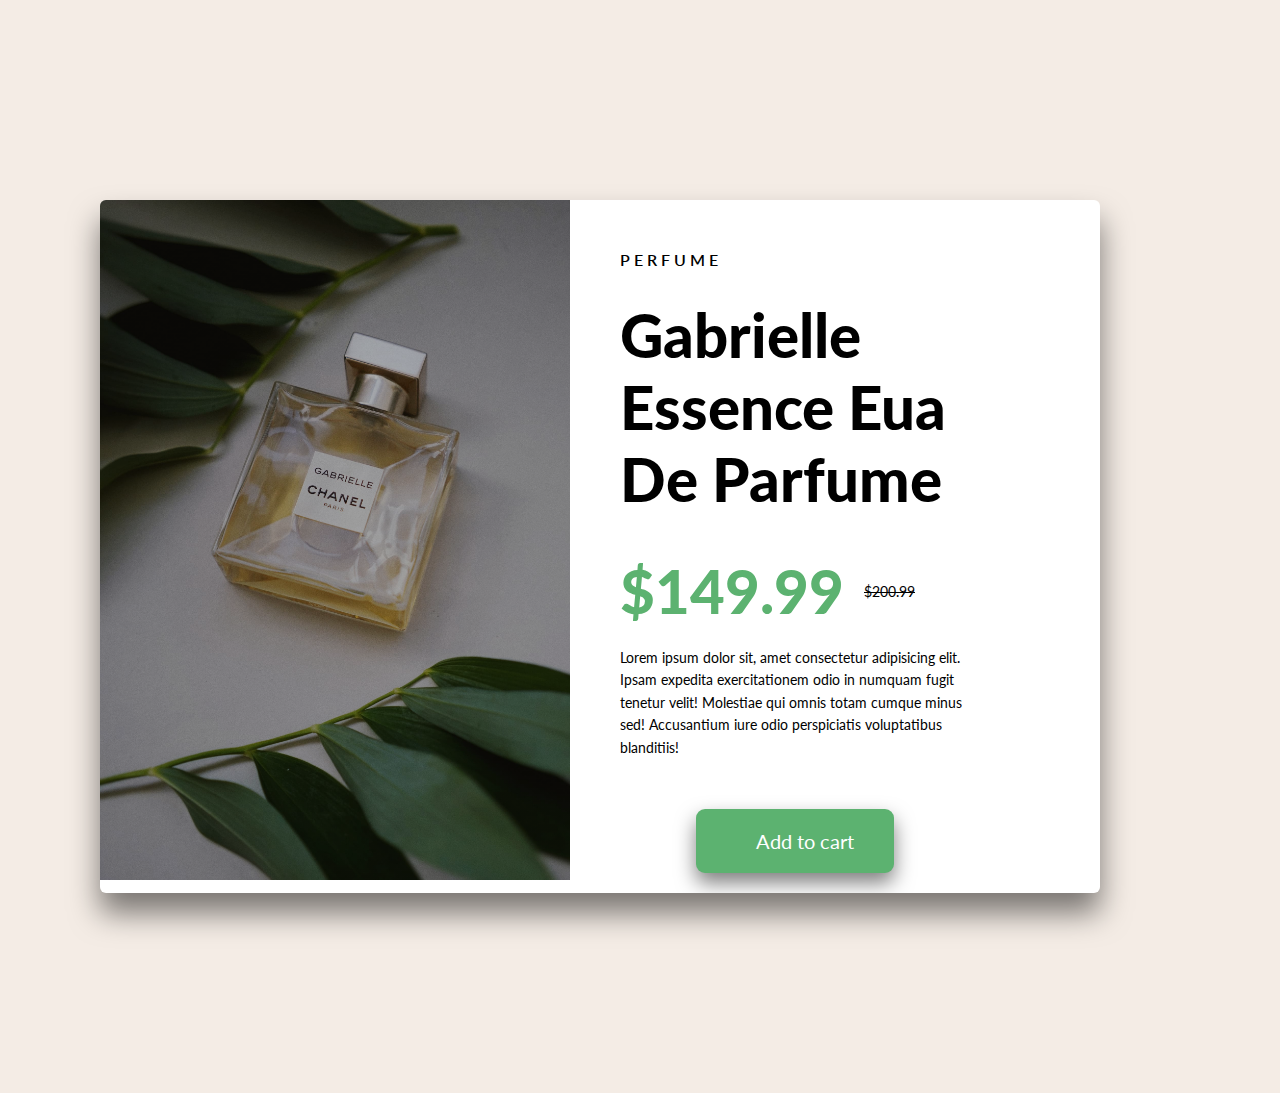
<file: index.html>
<!DOCTYPE html>
<html lang="en">
  <head>
    <meta charset="UTF-8" />
    <meta http-equiv="X-UA-Compatible" content="IE=edge" />
    <meta name="viewport" content="width=device-width, initial-scale=1.0" />
    <link rel="stylesheet" href="sass/main.css" />
    <link rel="preconnect" href="https://fonts.googleapis.com" />
    <link rel="preconnect" href="https://fonts.gstatic.com" crossorigin />
    <link
      href="https://fonts.googleapis.com/css2?family=Lato:wght@400;700;900&display=swap"
      rel="stylesheet"
    />
    <link
      rel="stylesheet"
      href="https://cdnjs.cloudflare.com/ajax/libs/font-awesome/6.1.1/css/all.min.css"
      integrity="sha512-KfkfwYDsLkIlwQp6LFnl8zNdLGxu9YAA1QvwINks4PhcElQSvqcyVLLD9aMhXd13uQjoXtEKNosOWaZqXgel0g=="
      crossorigin="anonymous"
      referrerpolicy="no-referrer"
    />
    <title>Cart| Design</title>
  </head>
  <body>
    <main>
      <section class="section-cart">
        <div class="row">
          <div class="product">
            <div class="col-1-of-2">
              <div
                class="product__img"
                aria-label="a perfume photo"
                role="img"
              ></div>
            </div>
            <div class="col-1-of-2">
              <div class="product__details">
                <div class="product__text-box">
                  <span class="heading-sub">Perfume</span>
                  <h1 class="heading-primary">
                    Gabrielle essence eua de parfume
                  </h1>
                  <div class="product__price-box">
                    <span class="product__price-box-valid">$149.99</span>
                    <span class="product__price-box-cancelled">$200.99</span>
                  </div>
                  <p class="product__text">
                    Lorem ipsum dolor sit, amet consectetur adipisicing elit.
                    Ipsam expedita exercitationem odio in numquam fugit tenetur
                    velit! Molestiae qui omnis totam cumque minus sed!
                    Accusantium iure odio perspiciatis voluptatibus blanditiis!
                  </p>
                </div>

                <div class="product__cta">
                  <a href="#" class="link"
                    ><i class="fa-solid fa-cart-plus"></i>Add to cart</a
                  >
                </div>
              </div>
            </div>
          </div>
        </div>
      </section>
    </main>
  </body>
</html>
</file>
<file: sass/main.css>
/* 0-600px -> phone

600px-900px -> tab-port

900px-1200px -> tab-landscape

1800px + -> big desktop
*/
/* $breakpoint argument choices
 phone,tab-port,tab-land,big-desktop.
 */
/* computed media queries in ems for browser compatiablity.
1em=16px
phone=600px/16=37.5em
tab-port=900px/16=56.25em
tab-land=1200px/16=75em
big-desktop=1800px/16=112.5em
*/
* {
  margin: 0;
  padding: 0;
  -webkit-box-sizing: border-box;
          box-sizing: border-box;
}

html {
  font-size: 62.5%;
}

@media (max-width: 75em) {
  html {
    font-size: 56.25%;
  }
}

@media (max-width: 56.25em) {
  html {
    font-size: 50%;
  }
}

@media (max-width: 37.5em) {
  html {
    font-size: 31.25%;
  }
}

@media (min-width: 112.5em) {
  html {
    font-size: 75%;
  }
}

body {
  font-family: "Lato", sans-serif;
  font-size: 1.6rem;
  background-color: #f4ece5;
  max-width: 120rem;
}

.heading-sub {
  font-size: 1.6rem;
  font-weight: 600;
  letter-spacing: 0.4rem;
  text-transform: uppercase;
  margin-bottom: 3rem;
  display: inline-block;
}

@media (max-width: 56.25em) {
  .heading-sub {
    font-size: 1.4rem;
    margin-bottom: 2rem;
  }
}

@media (max-width: 37.5em) {
  .heading-sub {
    font-size: 1.2rem;
    margin-bottom: 1.2rem;
  }
}

.heading-primary {
  font-size: 6rem;
  font-weight: 900;
  text-transform: capitalize;
  margin-bottom: 4rem;
}

@media (max-width: 37.5em) {
  .heading-primary {
    font-size: 4rem;
  }
}

@media (max-width: 75em) {
  .heading-primary {
    font-size: 3rem;
  }
}

.link, .link:link, .link:visited {
  font-size: 2rem;
  color: #fff;
  text-decoration: none;
  background-color: #5cb270;
  display: inline-block;
  padding: 2rem 4rem;
  margin-bottom: 2rem;
  -webkit-box-shadow: 0 1rem 2rem rgba(0, 0, 0, 0.5);
          box-shadow: 0 1rem 2rem rgba(0, 0, 0, 0.5);
  border-radius: 9px;
  -webkit-transition: all 0.8s;
  transition: all 0.8s;
}

@media (max-width: 37.5em) {
  .link, .link:link, .link:visited {
    font-size: 1.6rem;
  }
}

.link:hover, .link:active {
  background-color: #376b43;
  color: #fff;
}

.link i {
  margin-right: 2rem;
}

.product {
  background-color: #fff;
  -webkit-box-shadow: 0 2rem 3rem rgba(0, 0, 0, 0.5);
          box-shadow: 0 2rem 3rem rgba(0, 0, 0, 0.5);
  border-radius: 6px;
  overflow: hidden;
}

.product__img {
  background-image: -webkit-gradient(linear, left top, left bottom, from(rgba(0, 0, 0, 0.3)), to(rgba(0, 0, 0, 0.3))), url("/img/product.jpg");
  background-image: linear-gradient(rgba(0, 0, 0, 0.3), rgba(0, 0, 0, 0.3)), url("/img/product.jpg");
  background-size: cover;
  height: 68rem;
}

@media (max-width: 75em) {
  .product__img {
    height: 80rem;
  }
}

.product__text-box {
  padding: 5rem 5rem;
}

.product__price-box {
  display: -webkit-box;
  display: -ms-flexbox;
  display: flex;
  margin-bottom: 2rem;
}

.product__price-box-valid {
  margin-right: 2rem;
  font-size: 6rem;
  font-weight: 900;
  color: #5cb270;
}

@media (max-width: 37.5em) {
  .product__price-box-valid {
    font-size: 5rem;
  }
}

.product__price-box-cancelled {
  font-size: 1.4rem;
  font-weight: 400;
  text-decoration: line-through;
  -ms-flex-item-align: center;
      -ms-grid-row-align: center;
      align-self: center;
}

@media (max-width: 37.5em) {
  .product__price-box-cancelled {
    font-size: 1.2rem;
  }
}

.product__text {
  font-size: 1.4rem;
  line-height: 1.6;
}

.product__cta {
  display: -webkit-box;
  display: -ms-flexbox;
  display: flex;
  -webkit-box-align: center;
      -ms-flex-align: center;
          align-items: center;
  -webkit-box-pack: center;
      -ms-flex-pack: center;
          justify-content: center;
  margin-right: 2rem;
}

.row {
  max-width: 114rem;
  margin: 0 auto;
}

.row:not(:last-child) {
  margin-bottom: 8rem;
}

@media (max-width: 56.25em) {
  .row:not(:last-child) {
    margin-bottom: 6rem;
  }
}

@media (max-width: 56.25em) {
  .row {
    max-width: 50rem;
    padding: 0 3rem;
  }
}

.row [class^="col-"] {
  float: left;
}

@media (max-width: 56.25em) {
  .row [class^="col-"]:not(:last-child) {
    margin-right: 0;
    margin-bottom: 6rem;
  }
}

@media (max-width: 56.25em) {
  .row [class^="col-"] {
    width: 100% !important;
  }
}

.row .col-1-of-2 {
  width: calc((100% - 6rem) / 2);
}

.row .col-1-of-3 {
  width: calc((100% - 2 *6rem) / 3);
}

.row .col-2-of-3 {
  width: calc( 2 * ((100% - 2 * 6rem) / 3) + 6rem);
}

.row .col-1-of-4 {
  width: calc((100% - 3 * 6rem) / 4);
}

.row .col-2-of-4 {
  width: calc( 2 * ((100% - 3 * 6rem) / 4) + 6rem);
}

.row .col-3-of-4 {
  width: calc( 3 * ((100% - 3 * 6rem) / 4) + 2 * 6rem);
}

.section-cart {
  padding: 20rem 10rem;
}

@media (max-width: 56.25em) {
  .section-cart {
    padding: 15rem 5rem;
  }
}
/*# sourceMappingURL=main.css.map */
</file>
